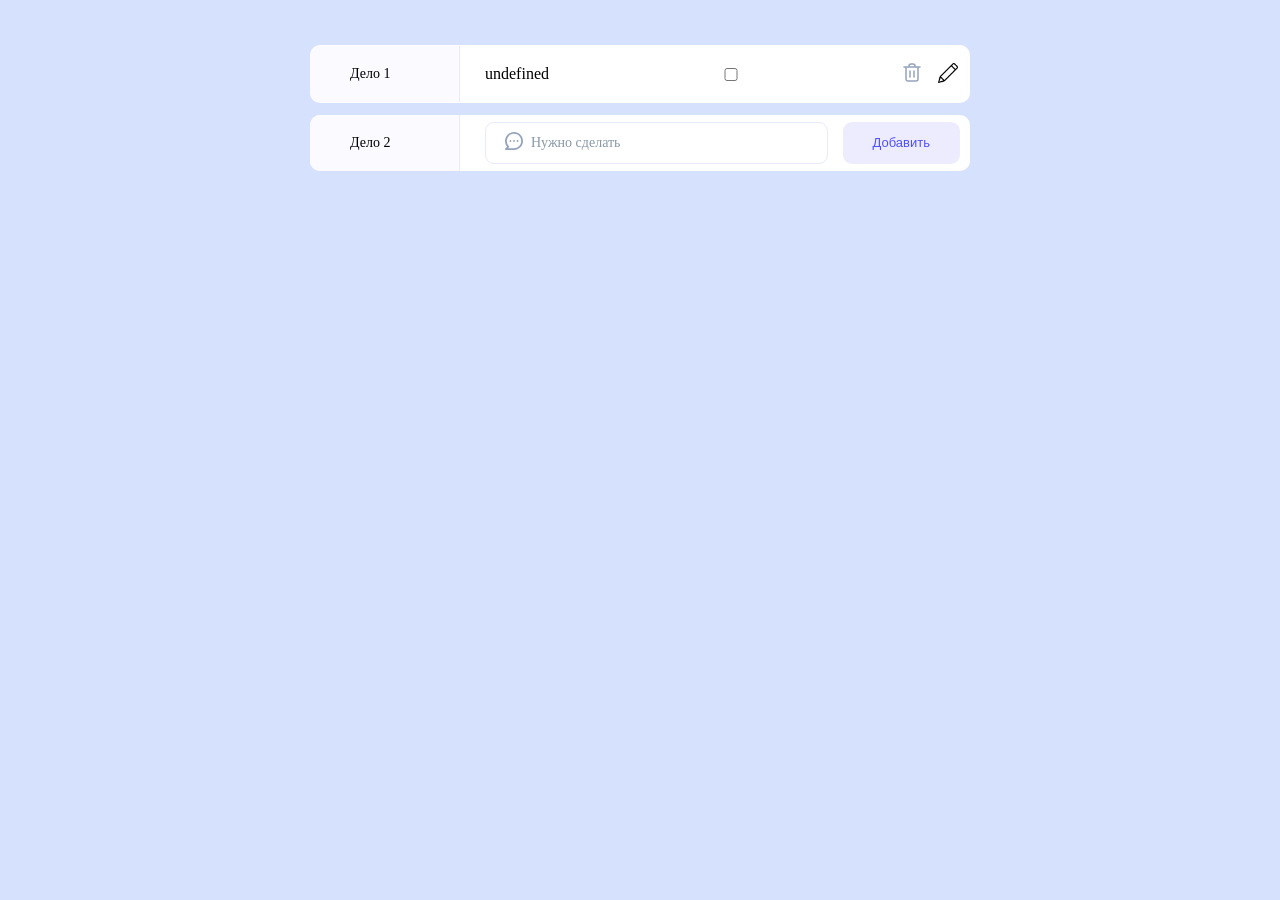
<file: first_task/index.html>
<!DOCTYPE html>
<html lang="en">

<head>
  <meta charset="UTF-8" />
  <meta http-equiv="X-UA-Compatible" content="IE=edge" />
  <meta name="viewport" content="width=device-width, initial-scale=1.0" />
  <title>Todo App</title>
  <link rel="stylesheet" href="styles/main.css" />
</head>

<body>
  <div class="app">
    <div class="content">

      <div id="days"></div>

      <div class="todo">
        <div class="todo__day">День _</div>
        <form class="todo__form" onsubmit="addTodo(event)">
          <input name="comment" class="input_icon" type="text" placeholder="Нужно сделать" />
          <img class="input__icon" src="./images/comment.svg" alt="Иконка" />
          <button class="button" type="submit">Добавить</button>
        </form>
      </div>

    </div>
  </div>
  </div>
  <script src="./scripts/app.js"></script>
</body>

</html>
</file>
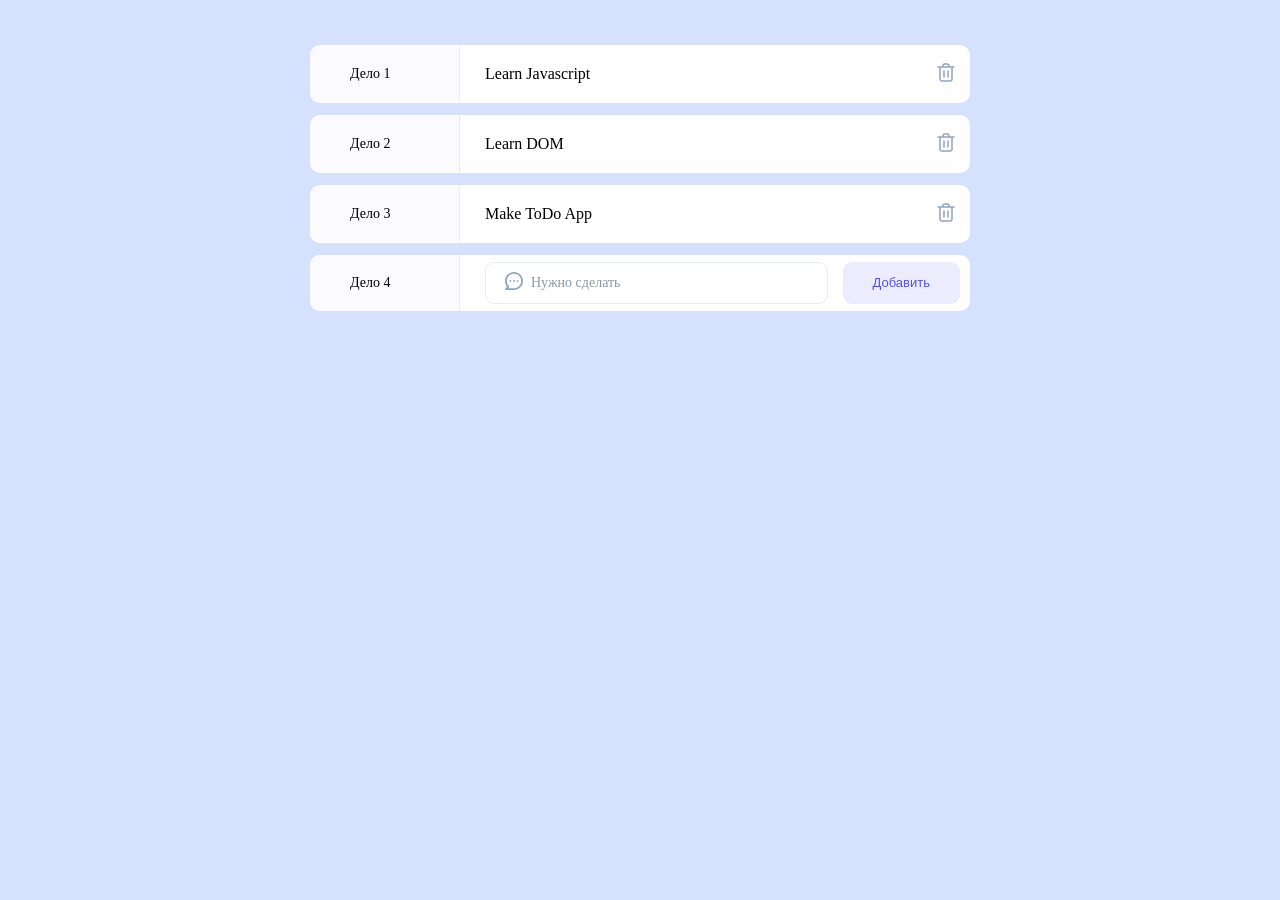
<file: first_task/Todo App.html>
<!DOCTYPE html>
<html lang="en">

<head>
  <meta http-equiv="Content-Type" content="text/html; charset=UTF-8">

  <meta http-equiv="X-UA-Compatible" content="IE=edge">
  <meta name="viewport" content="width=device-width, initial-scale=1.0">
  <title>Todo App</title>
  <link rel="stylesheet" href="./Todo App_files/main.css">
</head>

<body>
  <div class="app">
    <div class="content">

      <div id="days">
        <div class="todo">
          <div class="todo__day">Дело 1</div>
          <div class="todo__comment">Learn Javascript</div>
          <button class="todo__delete" onclick="deleteTodo(0)">
            <img src="./Todo App_files/delete.svg" alt="Удалить дело 01">
          </button>
        </div>
        <div class="todo">
          <div class="todo__day">Дело 2</div>
          <div class="todo__comment">Learn DOM</div>
          <button class="todo__delete" onclick="deleteTodo(1)">
            <img src="./Todo App_files/delete.svg" alt="Удалить дело 11">
          </button>
        </div>
        <div class="todo">
          <div class="todo__day">Дело 3</div>
          <div class="todo__comment">Make ToDo App</div>
          <button class="todo__delete" onclick="deleteTodo(2)">
            <img src="./Todo App_files/delete.svg" alt="Удалить дело 21">
          </button>
        </div>
      </div>

      <div class="todo">
        <div class="todo__day">Дело 4</div>
        <form class="todo__form" onsubmit="addTodo(event)">
          <input name="comment" class="input_icon" type="text" placeholder="Нужно сделать">
          <img class="input__icon" src="./Todo App_files/comment.svg" alt="Иконка">
          <button class="button" type="submit">Добавить</button>
        </form>
      </div>

    </div>
  </div>

  <!-- <script src="./Todo App_files/app.js.Без названия"></script> -->


</body>

</html>
</file>
<file: first_task/styles/main.css>
* {
  box-sizing: border-box;
}

body {
  font-family: 'Comfortaa', cursive;
  margin: 0;
  background-color: #d6e1fd;
  font-weight: 400;
}

.app {
  display: flex;
  justify-content: center;
}

.content {
  min-width: 750px;
  padding: 45px;
}


.todo {
  background: #FFFFFF;
  border-radius: 10px;
  display: flex;
  align-items: center;
  margin-bottom: 12px;
}

.todo__day {
  background: #FBFAFF;
  border-radius: 10px 0 0 10px;
  border-right: 1px solid #E7EBFB;
  font-size: 14px;
  line-height: 16px;
  padding: 20px 40px;
  min-width: 150px;
}

.todo__comment {
  font-size: 16px;
  line-height: 18px;
  padding: 20px 25px;
}

.todo__delete {
  margin-left: auto;
  margin-right: 10px;
  background: none;
  border: none;
  cursor: pointer;
  border-radius: 5px;
  padding: 2px;
}

.todo__delete:hover {
  background: #EFF2FF;
}

input {
  background: #FFFFFF;
  border: 1px solid #E7EBFB;
  border-radius: 9px;
  padding: 12px 20px;
  font-family: 'Comfortaa', cursive;
  flex: 1;
  font-weight: 400;
  font-size: 14px;
  line-height: 16px;
}

input::placeholder {
  color: #8899A8;
}

input.error {
  border: 1px solid red;
}

.todo__form {
  display: flex;
  gap: 15px;
  width: 100%;
  padding: 0px 10px 0 25px ;
  position: relative;
}

.input_icon {
  padding-left: 45px;
}

.input__icon {
  position: absolute;
  top: 10px;
  left: 45px;
}

.button {
  background: #EDECFE;
  border-radius: 9px;
  border: none;
  font-size: 13px;
  line-height: 14px;
  color: #5051F9;
  padding: 14px 30px;
  cursor: pointer;
}

.button:hover {
  background: #dcdaff;
}

.todo__edit{
  height: 20px;
  width: 20px;
}

.completed{
  background-color: #ddaaff;
}
.checkbox{

}
</file>
<file: first_task/Todo App_files/main.css>
* {
  box-sizing: border-box;
}

body {
  font-family: 'Comfortaa', cursive;
  margin: 0;
  background-color: #d6e1fd;
  font-weight: 400;
}

.app {
  display: flex;
  justify-content: center;
}

.content {
  min-width: 750px;
  padding: 45px;
}


.todo {
  background: #FFFFFF;
  border-radius: 10px;
  display: flex;
  align-items: center;
  margin-bottom: 12px;
}

.todo__day {
  background: #FBFAFF;
  border-radius: 10px 0 0 10px;
  border-right: 1px solid #E7EBFB;
  font-size: 14px;
  line-height: 16px;
  padding: 20px 40px;
  min-width: 150px;
}

.todo__comment {
  font-size: 16px;
  line-height: 18px;
  padding: 20px 25px;
}

.todo__delete {
  margin-left: auto;
  margin-right: 10px;
  background: none;
  border: none;
  cursor: pointer;
  border-radius: 5px;
  padding: 2px;
}

.todo__delete:hover {
  background: #EFF2FF;
}

input {
  background: #FFFFFF;
  border: 1px solid #E7EBFB;
  border-radius: 9px;
  padding: 12px 20px;
  font-family: 'Comfortaa', cursive;
  flex: 1;
  font-weight: 400;
  font-size: 14px;
  line-height: 16px;
}

input::placeholder {
  color: #8899A8;
}

input.error {
  border: 1px solid red;
}

.todo__form {
  display: flex;
  gap: 15px;
  width: 100%;
  padding: 0px 10px 0 25px ;
  position: relative;
}

.input_icon {
  padding-left: 45px;
}

.input__icon {
  position: absolute;
  top: 10px;
  left: 45px;
}

.button {
  background: #EDECFE;
  border-radius: 9px;
  border: none;
  font-size: 13px;
  line-height: 14px;
  color: #5051F9;
  padding: 14px 30px;
  cursor: pointer;
}

.button:hover {
  background: #dcdaff;
}
</file>
